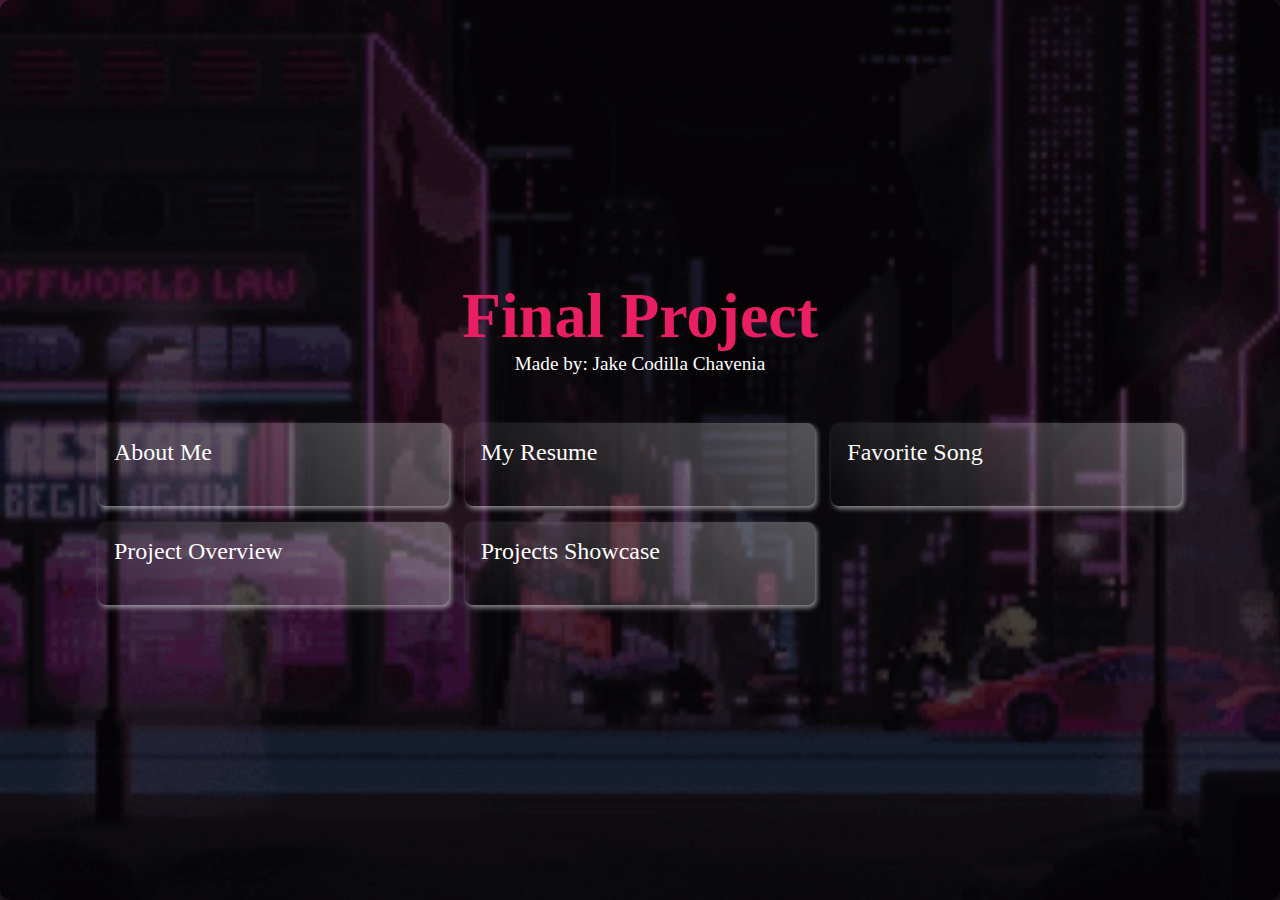
<file: index.html>
<!DOCTYPE html>
<html lang="en">
<head>
    <meta charset="UTF-8" />
    <meta name="viewport" content="width=device-width, initial-scale=1.0" />
    <title>Chavenia-WD_Finals</title>
    <link rel="stylesheet" href="/assets/styles/style.css" />
    <!-- Google Analytics -->
    <script async src="https://www.googletagmanager.com/gtag/js?id=G-WX2L2M8X17"></script>
    <script>
        window.dataLayer = window.dataLayer || [];
        function gtag(){dataLayer.push(arguments);}
        gtag('js', new Date());
        gtag('config', 'G-WX2L2M8X17');
    </script>
</head>
<body>
    <div class="container">
        <div class="title">
            <h1>Final Project</h1>
            <h3>Made by: Jake Codilla Chavenia</h3>
        </div>
        <div class="cardHolder" id="cardHolder">
            <!-- Cards will be dynamically generated here -->
        </div>
    </div>
    <script src="assets/js/script.js"></script>
</body>
</html>
</file>
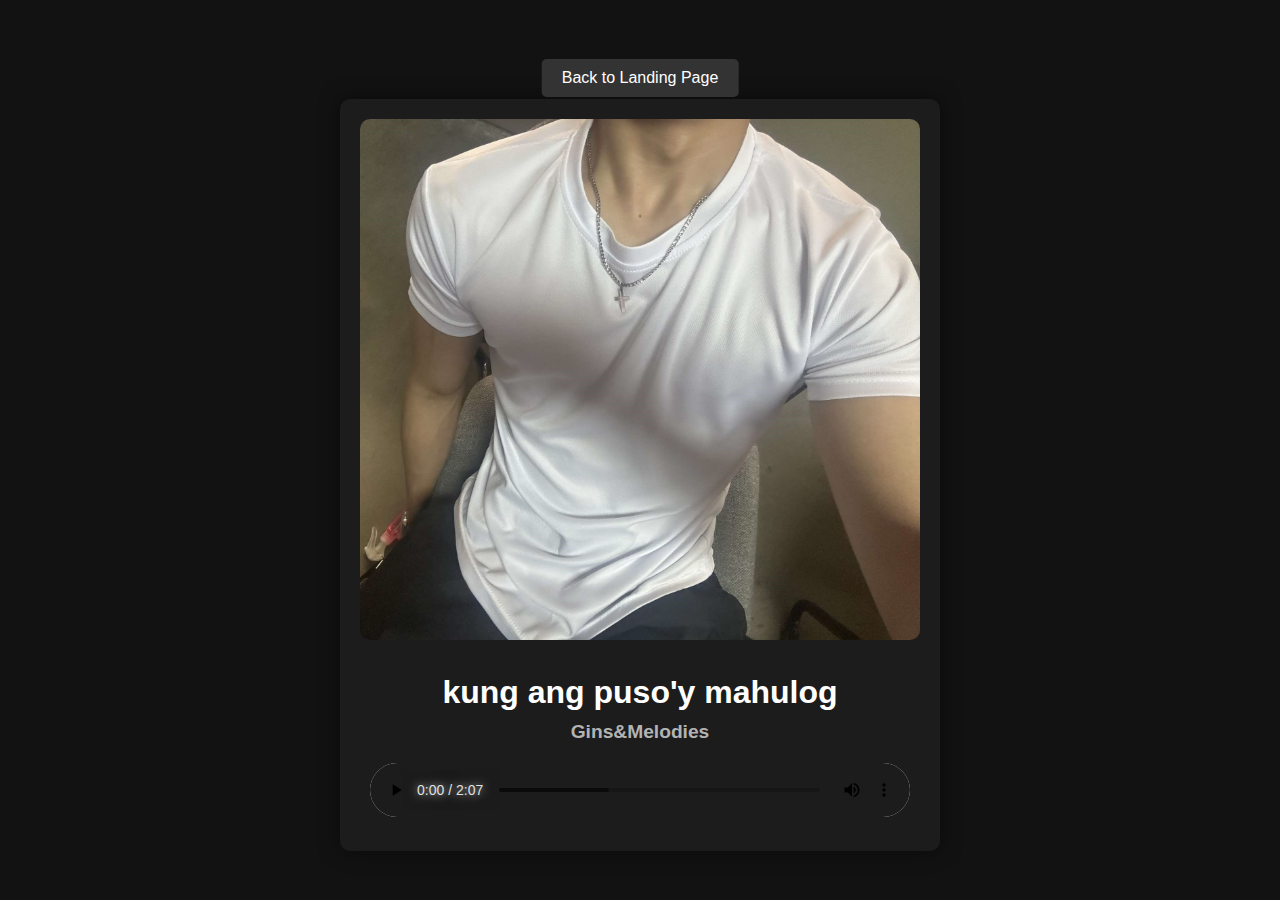
<file: music/index.html>
<!DOCTYPE html>
<html lang="en">
<head>
    <meta charset="UTF-8">
    <meta name="viewport" content="width=device-width, initial-scale=1.0">
    <title>Favorite Song</title>
    <link rel="stylesheet" href="/music/assets/css/styles.css">
</head>
<body>
    <div class="container">
        <a href="../index.html" class="back-button">Back to Landing Page</a>
        <div class="song-card">
            <div class="album-art">
                <img src="/music/assets/img/cover.jpg" alt="Album Cover">
            </div>
            <div class="song-info">
                <h1 class="song-title">kung ang puso'y mahulog</h1>
                <h2 class="artist-name">Gins&Melodies</h2>
                <audio controls id="audio-player">
                    <source src="/music/assets/audio/gins&melodies  kung ang puso'y mahulog ft. Hev Abi (Audio).mp3" type="audio/mpeg">
                    Your browser does not support the audio element.
                </audio>
            </div>
        </div>
    </div>
    <script src="/music/assets/js/script.js"></script>
</body>
</html>
</file>
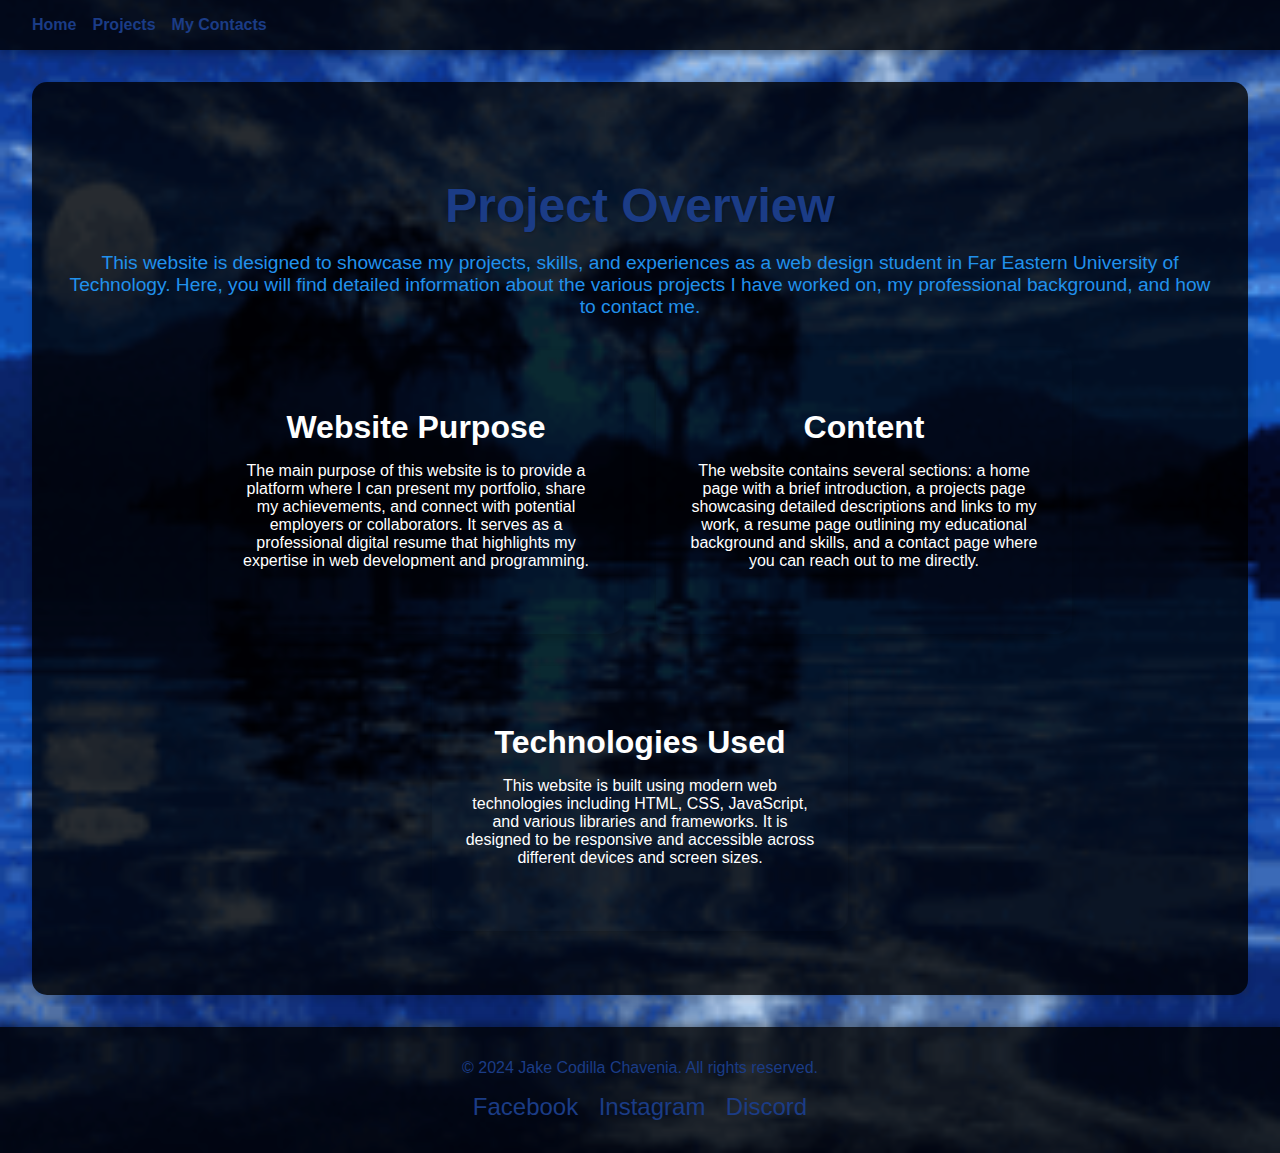
<file: projectoverview/index.html>
<!DOCTYPE html>
<html lang="en">
<head>
    <meta charset="UTF-8">
    <meta name="viewport" content="width=device-width, initial-scale=1.0">
    <title>Project Overview</title>
    <link rel="stylesheet" href="/projectoverview/assets/css/styles.css">
</head>
<body>
    <header class="header">
        <nav>
            <ul>
                <li><a href="/index.html">Home</a></li>
                <li><a href="/projects/index.html">Projects</a></li>
                <li><a href="/aboutme/index.html">My Contacts</a></li>
            </ul>
        </nav>
    </header>

    <section class="overview">
        <div class="container">
            <h1>Project Overview</h1>
            <p>This website is designed to showcase my projects, skills, and experiences as a web design student in Far Eastern University of Technology. Here, you will find detailed information about the various projects I have worked on, my professional background, and how to contact me.</p>
            <div class="cards">
                <div class="card">
                    <h2>Website Purpose</h2>
                    <p>The main purpose of this website is to provide a platform where I can present my portfolio, share my achievements, and connect with potential employers or collaborators. It serves as a professional digital resume that highlights my expertise in web development and programming.</p>
                </div>
                <div class="card">
                    <h2>Content</h2>
                    <p>The website contains several sections: a home page with a brief introduction, a projects page showcasing detailed descriptions and links to my work, a resume page outlining my educational background and skills, and a contact page where you can reach out to me directly.</p>
                </div>
                <div class="card">
                    <h2>Technologies Used</h2>
                    <p>This website is built using modern web technologies including HTML, CSS, JavaScript, and various libraries and frameworks. It is designed to be responsive and accessible across different devices and screen sizes.</p>
                </div>
            </div>
        </div>
    </section>

    <footer class="footer">
        <p>&copy; 2024 Jake Codilla Chavenia. All rights reserved.</p>
        <div class="social-icons">
          <a href="https://www.facebook.com/JakeCoddila/">Facebook</a>
          <a href="https://www.instagram.com/jaysthenics/">Instagram</a>
          <a href="https://discord.com/channels/@me">Discord</a>
        </div>
    </footer>

    <script src="assets/js/script.js"></script>
</body>
</html>
</file>
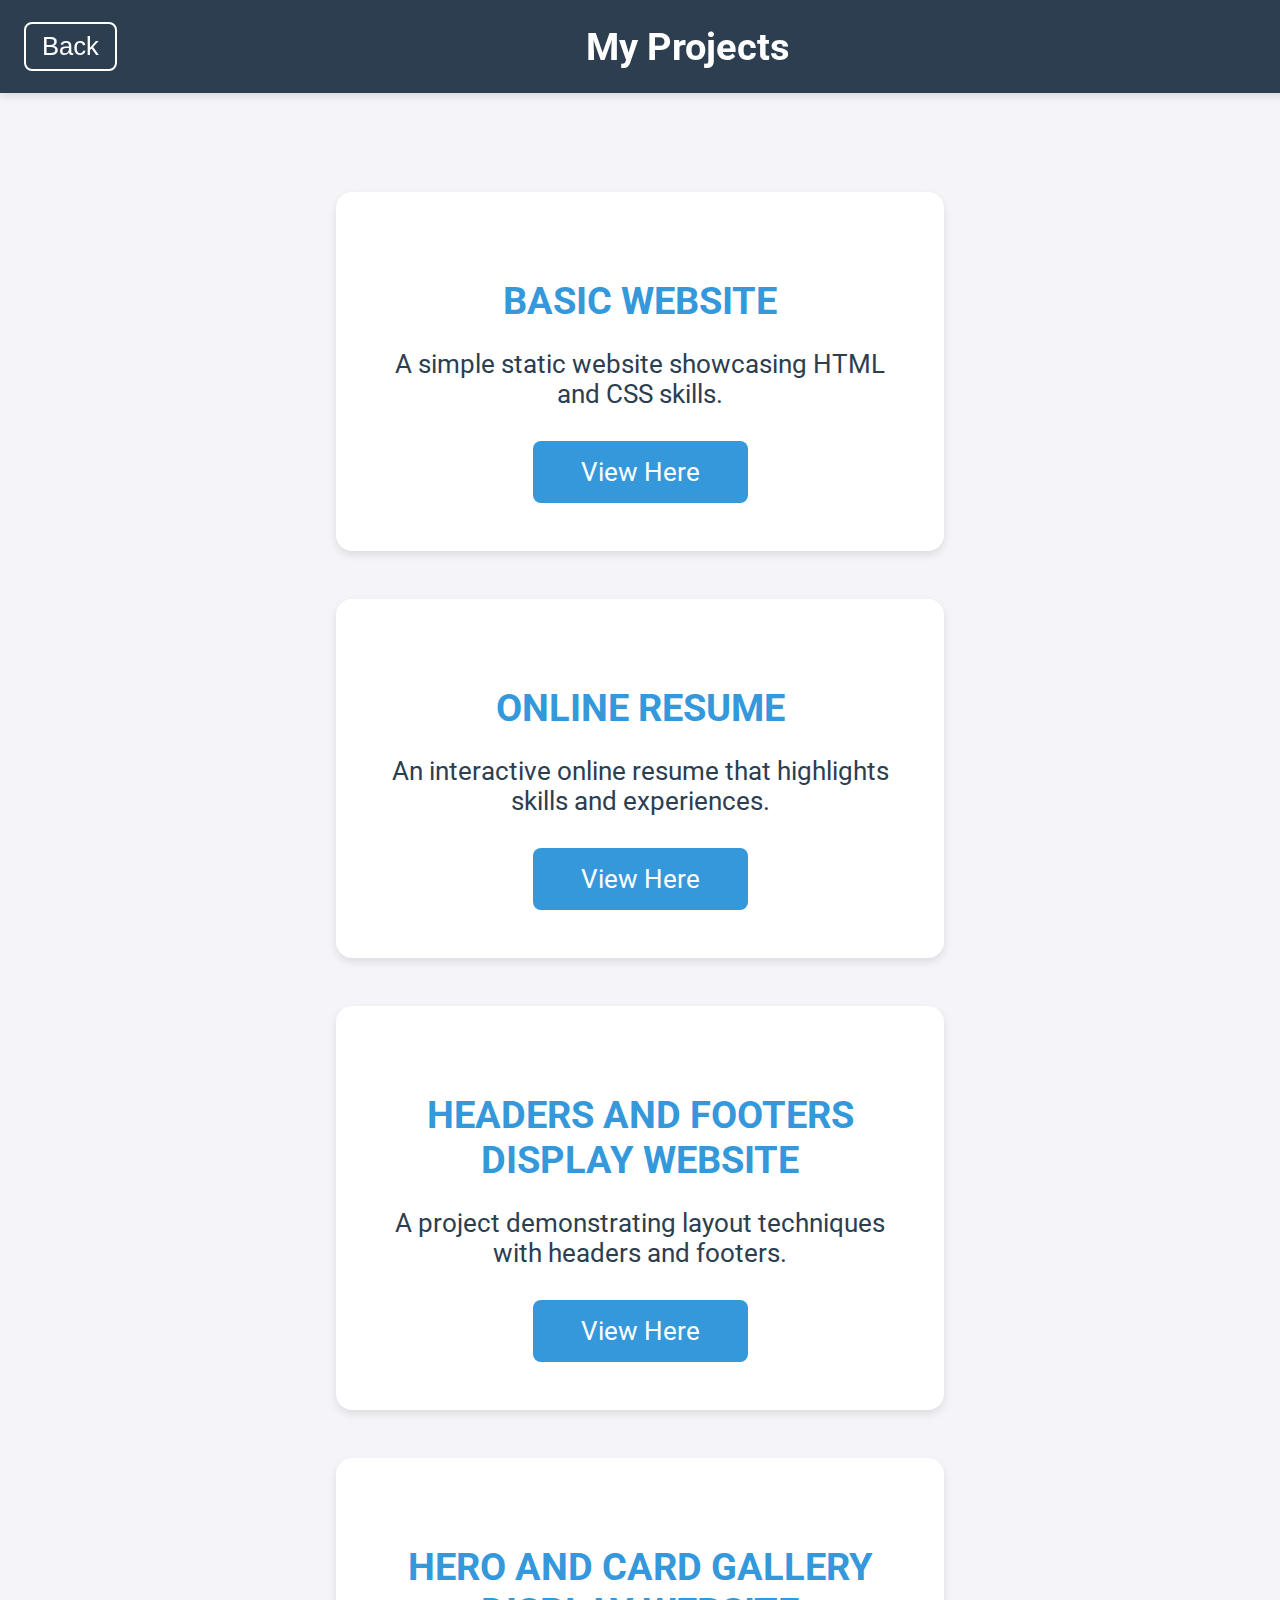
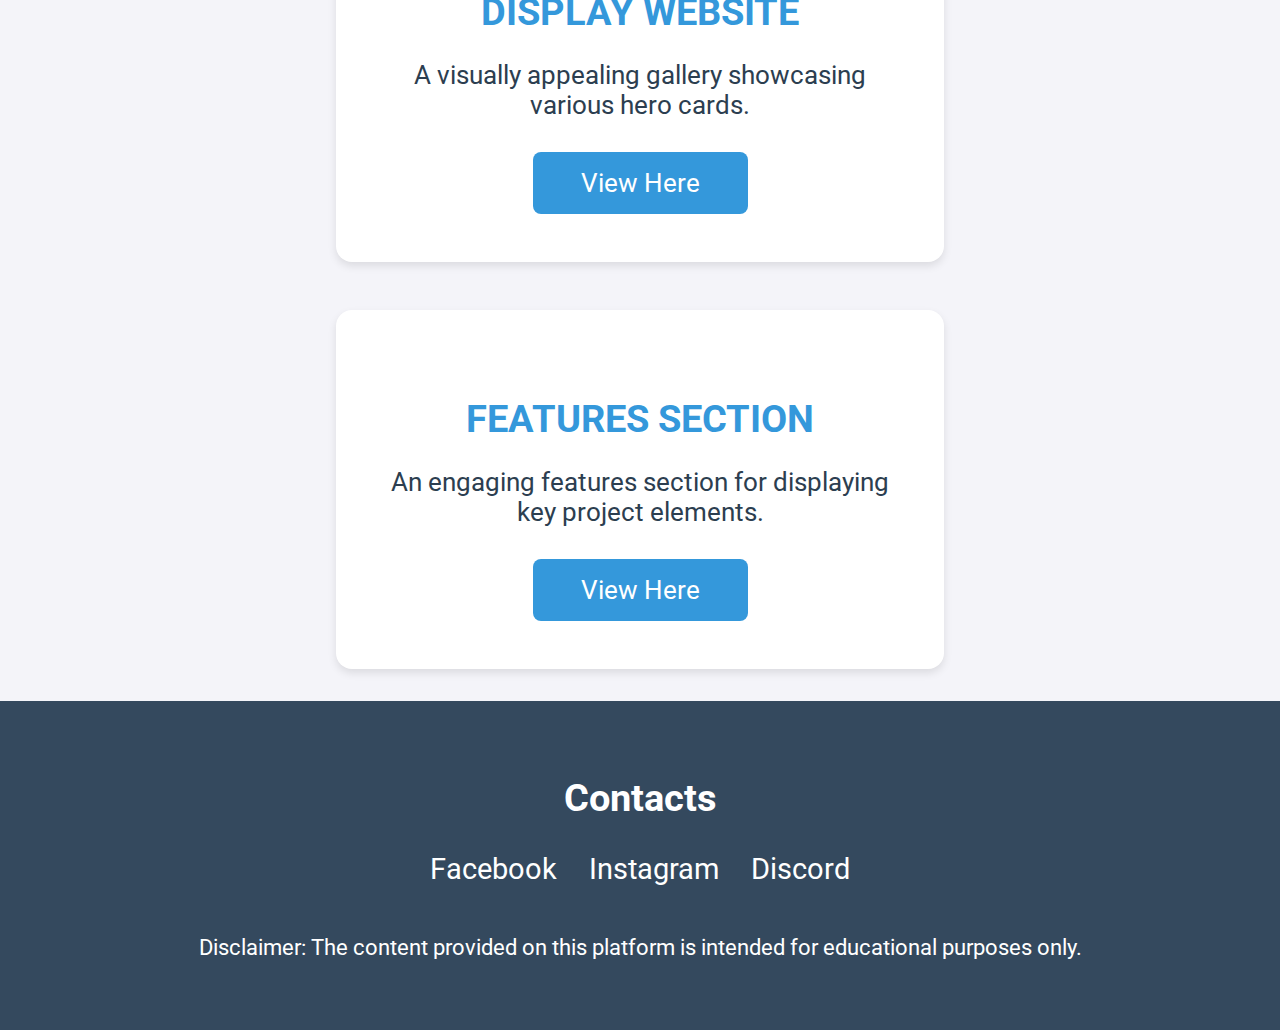
<file: projects/index.html>
<!DOCTYPE html>
<html lang="en">
<head>
    <meta charset="UTF-8">
    <meta http-equiv="X-UA-Compatible" content="IE=edge">
    <meta name="viewport" content="width=device-width, initial-scale=1.0">
    <link rel="stylesheet" href="/projects/css/style.css">
    <link rel="icon" type="image/x-icon" href="favicon-32x32.png">
    <title>Projects Page</title>
</head>
<body>
    <header class="header">
        <button class="back-button" onclick="window.location.href='/index.html'">
            Back
        </button>
        <h1>My Projects</h1>
    </header>

    <section class="projects" id="projects">
        <div class="project-container">
            <div class="project-box">
                <h3>BASIC WEBSITE</h3>
                <p>A simple static website showcasing HTML and CSS skills.</p>
                <a href="https://forgiatoss.github.io/WD_Chavenia/" class="button">View Here</a>
            </div>

            <div class="project-box">
                <h3>ONLINE RESUME</h3>
                <p>An interactive online resume that highlights skills and experiences.</p>
                <a href="https://forgiatoss.github.io/SW2_TB01_Chavenia/" class="button">View Here</a>
            </div>

            <div class="project-box">
                <h3>HEADERS AND FOOTERS DISPLAY WEBSITE</h3>
                <p>A project demonstrating layout techniques with headers and footers.</p>
                <a href="https://forgiatoss.github.io/SW3_Chavenia/" class="button">View Here</a>
            </div>

            <div class="project-box">
                <h3>HERO AND CARD GALLERY DISPLAY WEBSITE</h3>
                <p>A visually appealing gallery showcasing various hero cards.</p>
                <a href="https://forgiatoss.github.io/HandsOn2_CHAVENIA_TB01/" class="button">View Here</a>
            </div>

            <div class="project-box">
                <h3>FEATURES SECTION</h3>
                <p>An engaging features section for displaying key project elements.</p>
                <a href="https://forgiatoss.github.io/SW4_Chavenia_TB01/" class="button">View Here</a>
            </div>
        </div>
    </section>

    <footer class="footer">
        <div class="footer-content">
            <h1>Contacts</h1>
            <div class="social-icons">
                <a href="https://www.facebook.com/JakeCoddila/">Facebook</a>
                <a href="https://www.instagram.com/jaysthenics/">Instagram</a>
                <a href="https://discord.com/channels/@me">Discord</a>
            </div>
            <p>Disclaimer: The content provided on this platform is intended for educational purposes only.</p>
        </div>
    </footer>

    <script src="/projects/js/script.js"></script>
</body>
</html>
</file>
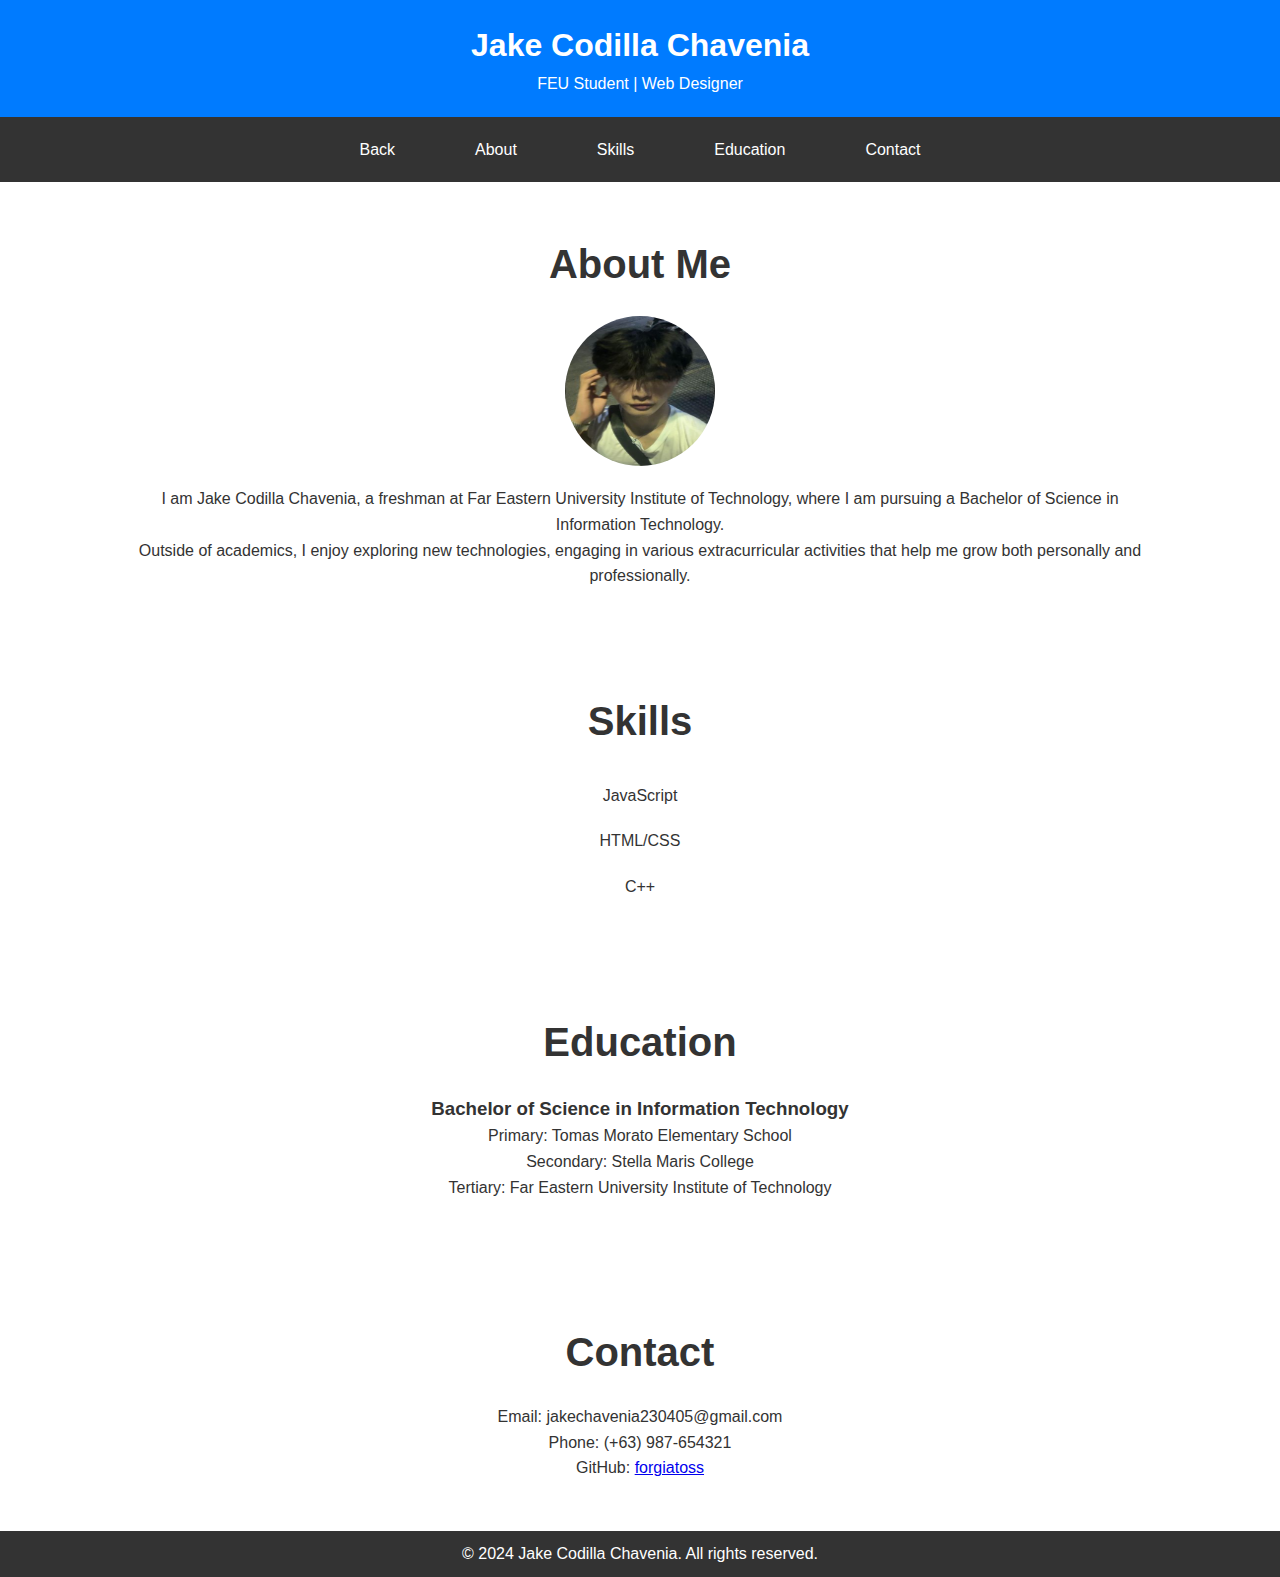
<file: resume/index.html>
<!DOCTYPE html>
<html lang="en">
<head>
    <meta charset="UTF-8">
    <meta name="viewport" content="width=device-width, initial-scale=1.0">
    <title>Resume</title>
    <link rel="stylesheet" href="/resume/css/style.css">
</head>
<body>
    <header>
        <div class="container">
            <h1>Jake Codilla Chavenia</h1>
            <p>FEU Student | Web Designer</p>
        </div>
    </header>
    <nav>
        <ul>
            <li><a onclick="window.location.href='/index.html'">Back</button>
            <li><a href="#about">About</a></li>
            <li><a href="#skills">Skills</a></li>
            <li><a href="#education">Education</a></li>
            <li><a href="#contact">Contact</a></li>
        </ul>
    </nav>
    <section id="about" class="section">
        <div class="container">
            <h2>About Me</h2>
            <div class="about-content">
                <img src="/resume/img/me.jpg" alt="Me" class="profile-img">
                <p>
                    I am Jake Codilla Chavenia, a freshman at Far Eastern University Institute of Technology, where I am pursuing a Bachelor of Science in Information Technology.
                </p>
                <p>
                    Outside of academics, I enjoy exploring new technologies, engaging in various extracurricular activities that help me grow both personally and professionally.
                </p>
            </div>
        </div>
    </section>
    <section id="skills" class="section">
        <div class="container">
            <h2>Skills</h2>
            <ul>
                <li>JavaScript</li>
                <li>HTML/CSS</li>
                <li>C++</li>
            </ul>
        </div>
    </section>
    <section id="education" class="section">
        <div class="container">
            <h2>Education</h2>
            <div class="education">
                <h3>Bachelor of Science in Information Technology</h3>
                <p>Primary: Tomas Morato Elementary School</p>
                <p>Secondary: Stella Maris College</p>
                <p>Tertiary: Far Eastern University Institute of Technology</p>
            </div>
        </div>
    </section>
    <section id="contact" class="section">
        <div class="container">
            <h2>Contact</h2>
            <p>Email: jakechavenia230405@gmail.com</p>
            <p>Phone: (+63) 987-654321</p>
            <p>GitHub: <a href="https://github.com/forgiatoss">forgiatoss</a></p>
        </div>
    </section>
    <footer>
        <div class="container">
            <p>&copy; 2024 Jake Codilla Chavenia. All rights reserved.</p>
        </div>
    </footer>
    <script src="/resume/js/script.js"></script>
</body>
</html>
</file>
<file: assets/styles/style.css>
* {
    box-sizing: border-box;
    margin: 0;
    padding: 0;
}

body {
    display: flex;
    align-items: center;
    justify-content: center;
    background-image: url('/assets/img/aesthetic.gif');
    background-size: cover;
    background-repeat: no-repeat;
    min-height: 100vh;
}

.container {
    display: flex;
    flex-direction: column;
    align-items: center;
    justify-content: center;
    width: 100%;
    min-height: 100vh;
    background-color: rgba(0, 0, 0, 0.7); /* Semi-transparent dark background */
    padding: 20px;
    border-radius: 10px;
}

.title {
    font-size: 2rem;
    font-weight: 700;
    color: #e91e63; /* Pink color */
    margin-bottom: 2rem;
    text-align: center;
}

.title h3 {
    font-size: 1.2rem;
    color: #ffffff; /* White color */
    font-weight: 400;
}

.cardHolder {
    display: grid;
    justify-content: space-between;
    gap: 1rem;
    width: 90%;
    grid-template-columns: repeat(auto-fit, minmax(300px, 1fr));
    padding: 1rem;
}

.card {
    border-radius: 0.5rem;
    padding: 1rem;
    background: linear-gradient(45deg, rgba(0, 0, 0, 0) 0%, rgba(255, 255, 255, 0.3) 100%);
    box-shadow: 2px 3px 5px rgba(255, 255, 255, 0.5);
    transition: box-shadow 0.3s ease-in-out, transform 0.3s ease-in-out;
    text-decoration: none; /* Remove underline */
    color: inherit; /* Inherit text color */
    display: block;
}

.card:hover {
    box-shadow: 3px 5px 5px #ff69b4;
    transform: translateY(-5px);
}

.cardTitle {
    color: #ffffff;
    font-size: 1.5rem;
    font-weight: 500;
    margin-bottom: 1.5rem;
}

.card:hover .cardTitle {
    color: #ff69b4; /* Bright pink */
    font-weight: 700;
}

.container {
    display: flex;
    flex-direction: column;
    align-items: center;
    justify-content: center;
    width: 100%;
    min-height: 100vh;
    background-color: rgba(0, 0, 0, 0.7); /* Semi-transparent dark background */
    padding: 20px;
    border-radius: 10px;
    transition: transform 0.3s ease-in-out;
}

.container:hover {
    transform: scale(1.05);
}
</file>
<file: music/assets/css/styles.css>
* {
  margin: 0;
  padding: 0;
  box-sizing: border-box;
}

body {
  background-color: #121212;
  color: #fff;
  font-family: 'Arial', sans-serif;
  display: flex;
  justify-content: center;
  align-items: center;
  height: 100vh;
}

.container {
  display: flex;
  flex-direction: column;
  align-items: center;
  width: 100%;
  max-width: 600px;
  margin: 20px;
  position: relative;
}

.back-button {
  position: absolute;
  top: 10px;
  left: 50%;
  transform: translateX(-50%);
  color: #fff;
  background-color: #333;
  padding: 10px 20px;
  border-radius: 5px;
  text-decoration: none;
  transition: background-color 0.3s;
}

.back-button:hover {
  background-color: #555;
}

.song-card {
  background-color: #1c1c1c;
  border-radius: 10px;
  overflow: hidden;
  box-shadow: 0 0 20px rgba(0, 0, 0, 0.5);
  text-align: center;
  padding: 20px;
  margin-top: 50px; /* Space between back button and song card */
}

.album-art img {
  width: 100%;
  border-radius: 10px;
  margin-bottom: 20px;
}

.song-info {
  padding: 10px;
}

.song-title {
  font-size: 2em;
  margin-bottom: 10px;
}

.artist-name {
  font-size: 1.2em;
  color: #b3b3b3;
  margin-bottom: 20px;
}

audio {
  width: 100%;
  outline: none;
}

audio::-webkit-media-controls-panel {
  background-color: #1c1c1c;
}

audio::-webkit-media-controls-play-button,
audio::-webkit-media-controls-current-time-display,
audio::-webkit-media-controls-time-remaining-display,
audio::-webkit-media-controls-timeline,
audio::-webkit-media-controls-volume-slider,
audio::-webkit-media-controls-volume-control-container {
  color: #fff;
}
</file>
<file: projectoverview/assets/css/styles.css>
/* assets/css/overview.css */

body {
  font-family: 'Poppins', sans-serif;
  margin: 0;
  padding: 0;
  background: url('/projectoverview/assets/img/bg.gif') no-repeat center center fixed;
  background-size: cover;
  color: #333;
}

.header {
  background: rgba(0, 0, 0, 0.8);
  padding: 1rem 2rem;
  display: flex;
  justify-content: space-between;
  align-items: center;
  box-shadow: 0 4px 8px rgba(0, 0, 0, 0.3);
}

.header nav ul {
  list-style: none;
  display: flex;
  margin: 0;
  padding: 0;
}

.header nav ul li {
  margin-right: 1rem;
}

.header nav ul li a {
  color: #1b3c86;
  text-decoration: none;
  font-weight: bold;
}

.header nav ul li a:hover {
  color: #2191ec;
}

.overview {
  padding: 4rem 2rem;
  text-align: center;
  background: #000000cc;
  box-shadow: 0 4px 8px #2191ec;
  margin: 2rem;
  border-radius: 15px;
  box-shadow: 0 4px 8px rgba(0, 0, 0, 0.1);
}

.overview .container {
  max-width: 1200px;
  margin: 0 auto;
}

.overview h1 {
  font-size: 3rem;
  color: #1b3c86;
  margin-bottom: 1rem;
  text-shadow: 1px 1px 2px rgba(0, 0, 0, 0.2);
}

.overview p {
  font-size: 1.2rem;
  margin-bottom: 2rem;
  color: #2191ec;
}

.cards {
  display: flex;
  flex-wrap: wrap;
  justify-content: center;
  gap: 2rem;
}

.card {
  background: linear-gradient(135deg, rgba(#2191ec), #2191ec);
  padding: 2rem;
  border-radius: 15px;
  box-shadow: 0 4px 8px rgba(0, 0, 0, 0.2);
  width: calc(33.333% - 2rem);
  transition: transform 0.3s ease, box-shadow 0.3s ease;
  color: #fff;
}

.card h2 {
  font-size: 2rem;
  color: #fff;
  margin-bottom: 1rem;
}

.card p {
  font-size: 1rem;
  color: #fff;
}

.card:hover {
  transform: translateY(-10px);
  box-shadow: 0 6px 12px rgba(0, 0, 0, 0.3);
}

.footer {
  background: rgba(0, 0, 0, 0.8);
  color: #1b3c86;
  padding: 1rem 2rem;
  text-align: center;
  box-shadow: 0 -4px 8px rgba(0, 0, 0, 0.3);
}

.footer .social-icons {
  margin: 1rem 0;
}

.footer .social-icons a {
  color: #1b3c86;
  margin: 0 0.5rem;
  text-decoration: none;
  font-size: 1.5rem;
}

.footer .social-icons a:hover {
  color: #2191ec;
}
</file>
<file: projects/css/style.css>
@import url('https://fonts.googleapis.com/css2?family=Roboto:wght@300;400;500;700&display=swap');

:root {
    --bg-color: #f4f4f9;
    --header-bg-color: #2c3e50;
    --text-color: #2c3e50;
    --main-color: #3498db;
    --footer-bg: #34495e;
    --button-hover-bg: #2980b9;
}

body {
    background: var(--bg-color);
    color: var(--text-color);
    font-family: 'Roboto', sans-serif;
    margin: 0;
    padding: 0;
    scroll-behavior: smooth;
    font-size: 62.5%;
}

.header {
    display: flex;
    justify-content: center;
    align-items: center;
    padding: 1.5rem 3rem;
    background: var(--header-bg-color);
    position: fixed;
    top: 0;
    width: 100%;
    z-index: 1000;
    box-shadow: 0 4px 8px rgba(0, 0, 0, 0.1);
}

.header h1 {
    font-size: 2.4rem;
    color: white;
    margin: 0;
}

.header .back-button {
    position: absolute;
    left: 1.5rem;
    background: none;
    border: 2px solid white;
    color: white;
    font-size: 1.6rem;
    cursor: pointer;
    display: flex;
    align-items: center;
    padding: 0.5rem 1rem;
    border-radius: 0.5rem;
    transition: background 0.3s, color 0.3s;
}

.header .back-button:hover {
    background: white;
    color: var(--header-bg-color);
}

.projects {
    padding: 12rem 3rem 2rem;
    background: var(--bg-color);
    min-height: 100vh;
    display: flex;
    flex-direction: column;
    align-items: center;
}

.project-container {
    display: flex;
    flex-wrap: wrap;
    gap: 3rem;
    justify-content: center;
    width: 100%;
}

.project-box {
    background: white;
    border-radius: 1rem;
    padding: 3rem;
    text-align: center;
    transition: transform 0.3s, box-shadow 0.3s;
    flex: 1 1 32rem;
    max-width: 32rem;
    position: relative;
    overflow: hidden;
    box-shadow: 0 4px 8px rgba(0, 0, 0, 0.1);
}

.project-box h3 {
    font-size: 2.4rem;
    color: var(--main-color);
    margin-bottom: 1rem;
}

.project-box p {
    font-size: 1.6rem;
    color: var(--text-color);
    margin-bottom: 2rem;
}

.project-box a.button {
    background: var(--main-color);
    color: white;
    padding: 1rem 3rem;
    border-radius: 0.5rem;
    text-decoration: none;
    transition: background 0.3s;
    display: inline-block;
    font-size: 1.6rem;
}

.project-box a.button:hover {
    background: var(--button-hover-bg);
}

.project-box:hover {
    transform: translateY(-5px);
    box-shadow: 0 6px 12px rgba(0, 0, 0, 0.15);
}

.footer {
    background: var(--footer-bg);
    padding: 3rem 3rem;
    text-align: center;
}

.footer-content {
    display: flex;
    flex-direction: column;
    align-items: center;
}

.footer h1 {
    font-size: 2.4rem;
    color: white;
    margin-bottom: 1rem;
}

.footer .social-icons {
    margin: 1rem 0;
    display: flex;
    gap: 2rem;
}

.footer .social-icons a {
    color: white;
    font-size: 1.8rem;
    transition: color 0.3s;
    text-decoration: none;
}

.footer .social-icons a:hover {
    color: var(--main-color);
}

.footer p {
    font-size: 1.4rem;
    color: white;
    margin-top: 2rem;
}
</file>
<file: resume/css/style.css>
* {
    margin: 0;
    padding: 0;
    box-sizing: border-box;
}

body {
    font-family: Arial, sans-serif;
    line-height: 1.6;
    color: #333;
}

header {
    background: #007BFF;
    color: #fff;
    padding: 20px 0;
    text-align: center;
}

nav {
    background: #333;
}

nav ul {
    list-style: none;
    display: flex;
    justify-content: center;
    padding: 10px 0;
}

nav ul li {
    margin: 0 20px;
}

nav ul li a {
    color: #fff;
    text-decoration: none;
    padding: 5px 10px;
}

nav ul li a:hover {
    background: #007BFF;
    border-radius: 5px;
}

.section {
    padding: 50px 0;
}

.container {
    width: 80%;
    margin: 0 auto;
    text-align: center;
}

h2 {
    margin-bottom: 20px;
    font-size: 2.5em;
}

ul {
    list-style: none;
}

ul li {
    padding: 10px;
}

.about-content {
    display: flex;
    flex-direction: column;
    align-items: center;
}

.profile-img {
    width: 150px;
    height: 150px;
    border-radius: 50%;
    margin-bottom: 20px;
}

.education {
    margin-bottom: 20px;
}

footer {
    background: #333;
    color: #fff;
    text-align: center;
    padding: 10px 0;
}
</file>
